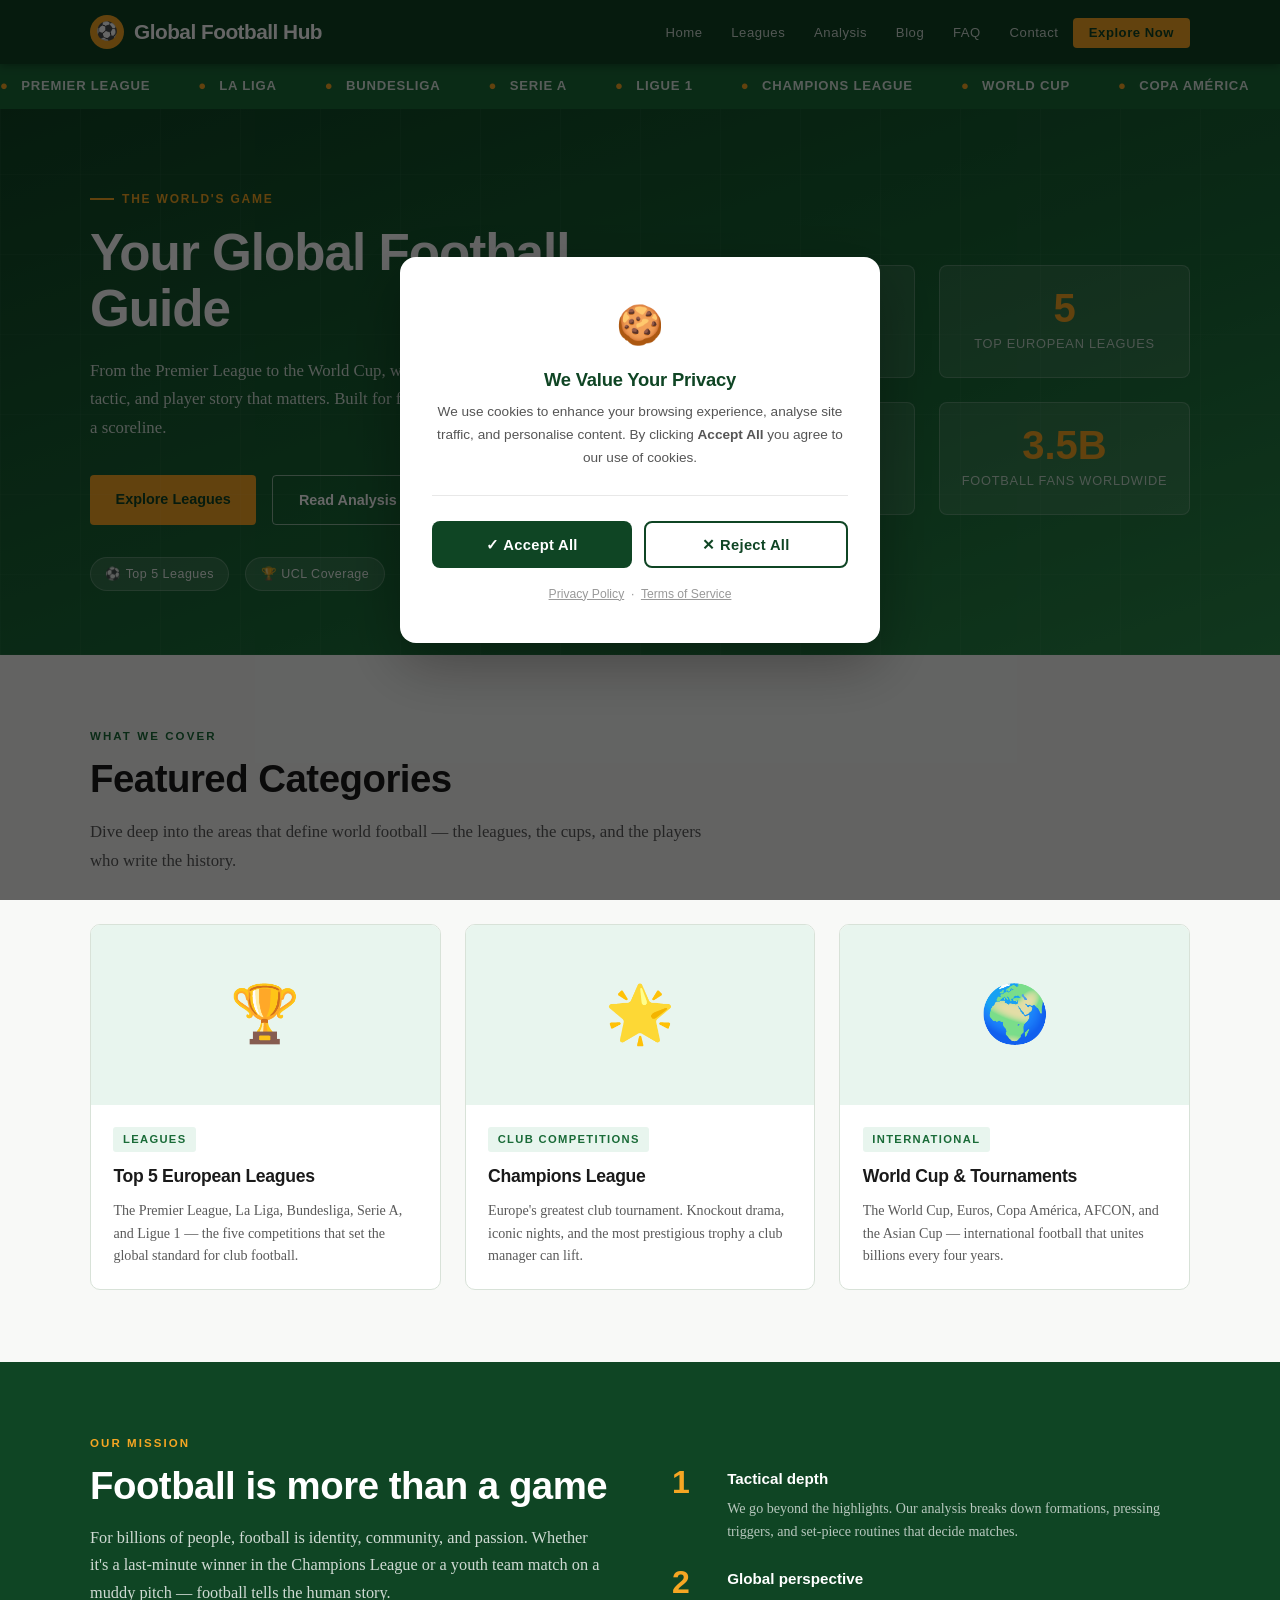
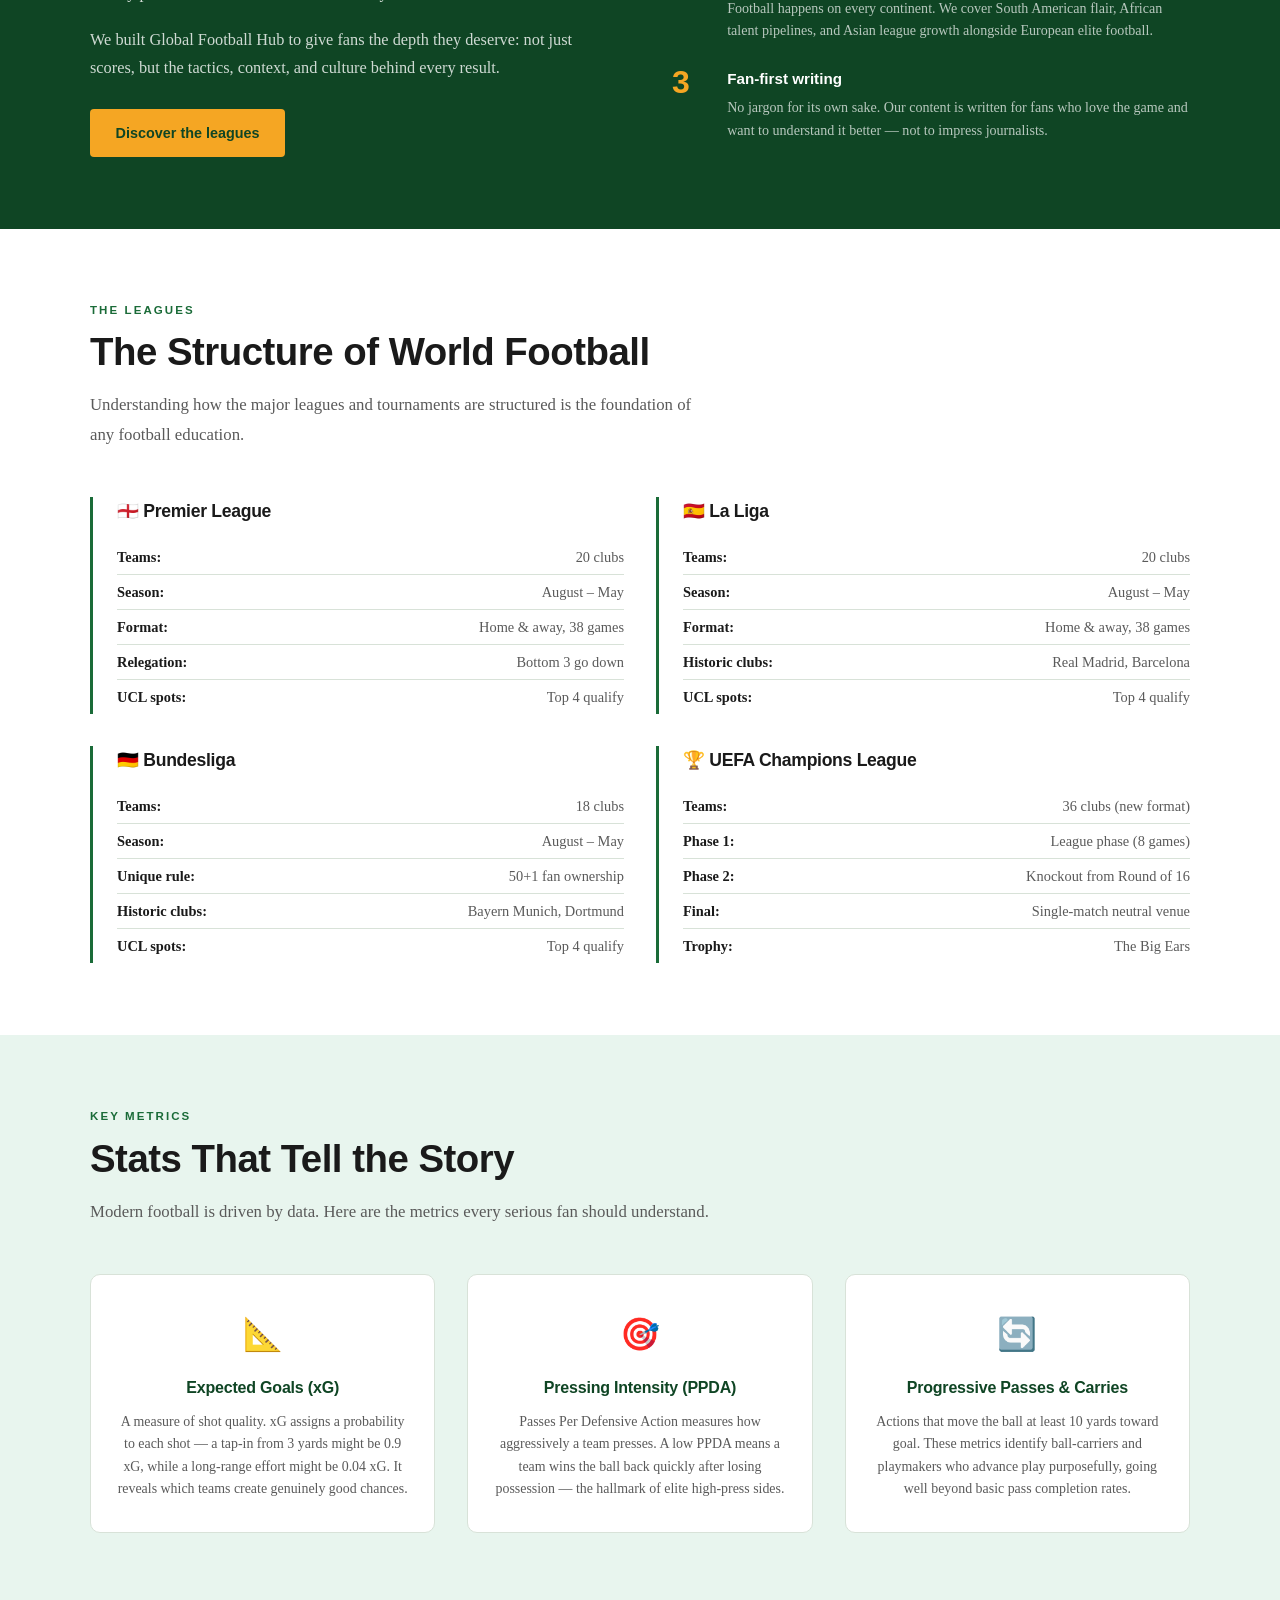
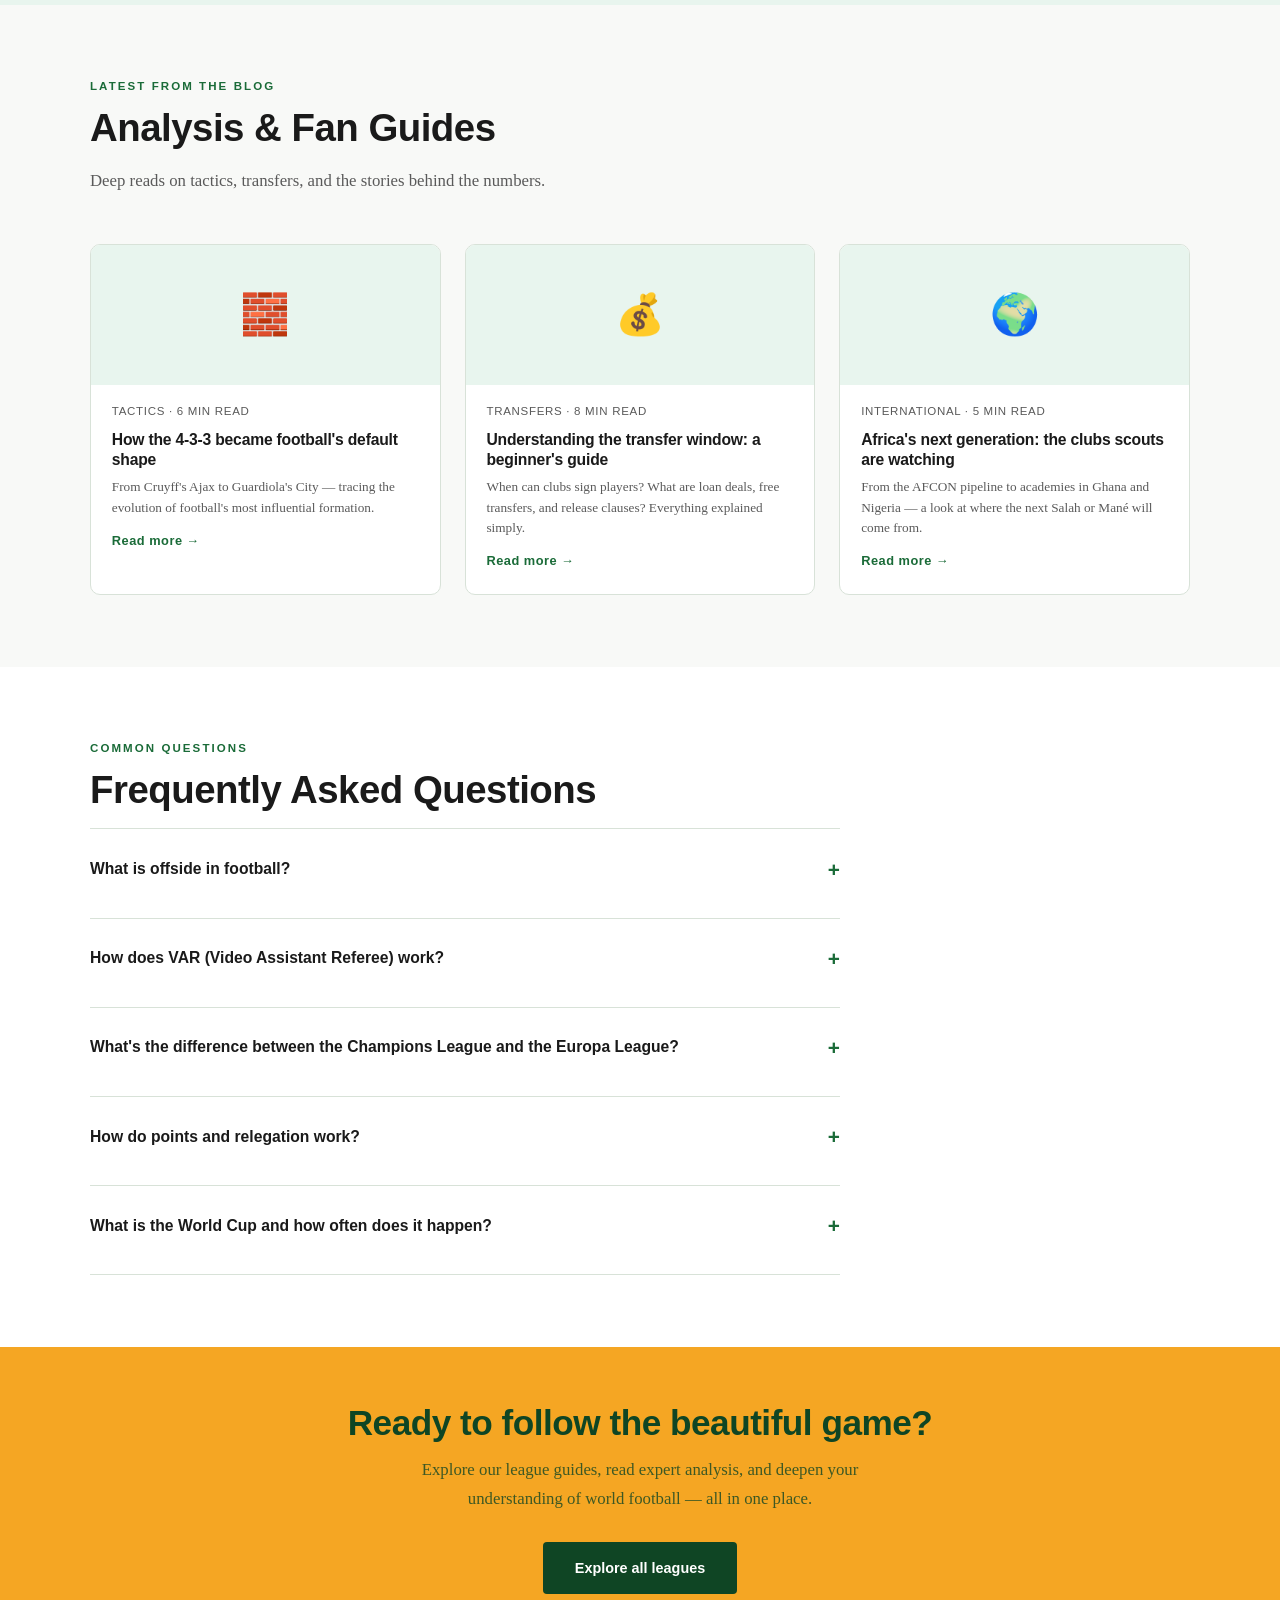
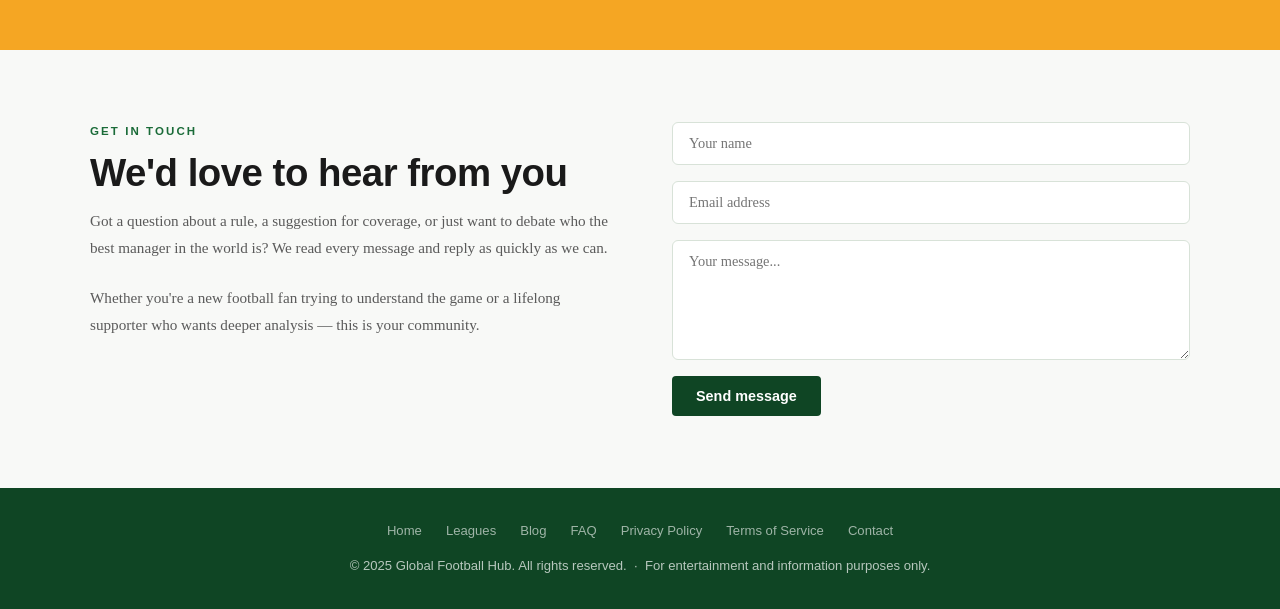
<file: index.html>
<!DOCTYPE html>
<html lang="en">
<head>
<meta charset="UTF-8" />
<meta name="viewport" content="width=device-width, initial-scale=1.0" />
<meta name="description" content="Your complete guide to global football — leagues, clubs, tactics, and match analysis for fans worldwide." />
<meta property="og:title" content="Global Football Hub — The Fan's Guide to World Soccer" />
<meta property="og:description" content="Your complete guide to global football." />
<meta property="og:type" content="website" />
<title>Global Football Hub — The World's Game, Explained</title>
<style>
  *, *::before, *::after { box-sizing: border-box; margin: 0; padding: 0; }

  :root {
    --green: #1a6b38;
    --green-dark: #0f4524;
    --green-light: #e8f5ee;
    --accent: #f5a623;
    --accent-dark: #c2841c;
    --white: #ffffff;
    --bg: #f8f9f7;
    --text: #1a1a1a;
    --text-muted: #5a5a5a;
    --border: #d8e2d8;
    --card-bg: #ffffff;
    --nav-h: 64px;
  }

  html { scroll-behavior: smooth; }

  body {
    font-family: 'Georgia', 'Times New Roman', serif;
    background: var(--bg);
    color: var(--text);
    line-height: 1.7;
    font-size: 16px;
  }

  /* NAV */
  nav {
    position: sticky; top: 0; z-index: 100;
    background: var(--green-dark);
    height: var(--nav-h);
    display: flex; align-items: center;
    padding: 0 2rem;
    box-shadow: 0 2px 8px rgba(0,0,0,0.3);
  }
  .nav-inner {
    max-width: 1100px; width: 100%; margin: 0 auto;
    display: flex; align-items: center; justify-content: space-between;
  }
  .logo {
    font-family: 'Arial Black', 'Impact', sans-serif;
    font-size: 1.3rem; font-weight: 900; letter-spacing: -0.5px;
    color: var(--white); text-decoration: none;
    display: flex; align-items: center; gap: 10px;
  }
  .logo-badge {
    background: var(--accent);
    color: var(--green-dark);
    width: 34px; height: 34px; border-radius: 50%;
    display: flex; align-items: center; justify-content: center;
    font-size: 1.1rem;
  }
  .nav-links {
    display: flex; gap: 0; list-style: none;
  }
  .nav-links a {
    color: rgba(255,255,255,0.8); text-decoration: none;
    font-family: Arial, sans-serif; font-size: 0.82rem; letter-spacing: 0.04em;
    padding: 0.5rem 0.9rem;
    transition: color 0.2s;
  }
  .nav-links a:hover { color: var(--accent); }
  .nav-cta {
    background: var(--accent); color: var(--green-dark) !important;
    font-weight: 700 !important; border-radius: 4px;
    padding: 0.45rem 1rem !important;
  }
  .nav-cta:hover { background: var(--accent-dark); color: var(--white) !important; }

  .hamburger { display: none; cursor: pointer; flex-direction: column; gap: 5px; }
  .hamburger span { width: 24px; height: 2px; background: white; border-radius: 2px; }

  /* HERO */
  .hero {
    background: linear-gradient(160deg, var(--green-dark) 0%, var(--green) 60%, #2a8a4a 100%);
    color: white;
    padding: 5rem 2rem 4rem;
    position: relative; overflow: hidden;
  }
  .hero::before {
    content: '';
    position: absolute; inset: 0;
    background-image: repeating-linear-gradient(
      90deg, rgba(255,255,255,0.03) 0px, rgba(255,255,255,0.03) 1px, transparent 1px, transparent 80px
    ), repeating-linear-gradient(
      0deg, rgba(255,255,255,0.03) 0px, rgba(255,255,255,0.03) 1px, transparent 1px, transparent 80px
    );
    pointer-events: none;
  }
  .hero-inner {
    max-width: 1100px; margin: 0 auto;
    display: grid; grid-template-columns: 1fr 1fr; gap: 3rem; align-items: center;
  }
  .hero-eyebrow {
    font-family: Arial, sans-serif; font-size: 0.75rem; font-weight: 700;
    letter-spacing: 0.15em; text-transform: uppercase;
    color: var(--accent); margin-bottom: 1rem;
    display: flex; align-items: center; gap: 8px;
  }
  .hero-eyebrow::before { content: ''; display: block; width: 24px; height: 2px; background: var(--accent); }
  h1 {
    font-family: 'Arial Black', Impact, sans-serif;
    font-size: clamp(2rem, 4vw, 3.2rem);
    font-weight: 900; line-height: 1.1;
    letter-spacing: -1px; margin-bottom: 1.2rem;
  }
  .hero p {
    font-size: 1.05rem; color: rgba(255,255,255,0.82);
    max-width: 480px; margin-bottom: 2rem;
  }
  .hero-btns { display: flex; gap: 1rem; flex-wrap: wrap; }
  .btn-primary {
    background: var(--accent); color: var(--green-dark);
    font-family: Arial, sans-serif; font-weight: 700; font-size: 0.9rem;
    padding: 0.75rem 1.6rem; border-radius: 4px; text-decoration: none;
    transition: background 0.2s, transform 0.1s;
    display: inline-block;
  }
  .btn-primary:hover { background: var(--accent-dark); color: white; transform: translateY(-1px); }
  .btn-secondary {
    border: 1.5px solid rgba(255,255,255,0.5); color: white;
    font-family: Arial, sans-serif; font-weight: 600; font-size: 0.9rem;
    padding: 0.75rem 1.6rem; border-radius: 4px; text-decoration: none;
    transition: border-color 0.2s, background 0.2s;
    display: inline-block;
  }
  .btn-secondary:hover { border-color: white; background: rgba(255,255,255,0.1); }
  .hero-badges {
    display: flex; gap: 1rem; flex-wrap: wrap; margin-top: 2rem;
  }
  .badge {
    background: rgba(255,255,255,0.12); color: rgba(255,255,255,0.9);
    font-family: Arial, sans-serif; font-size: 0.78rem; letter-spacing: 0.04em;
    padding: 0.35rem 0.9rem; border-radius: 20px;
    border: 1px solid rgba(255,255,255,0.2);
  }
  .hero-stats {
    display: grid; grid-template-columns: 1fr 1fr; gap: 1.5rem;
  }
  .stat-card {
    background: rgba(255,255,255,0.1);
    border: 1px solid rgba(255,255,255,0.2);
    border-radius: 8px; padding: 1.4rem 1.2rem; text-align: center;
  }
  .stat-number {
    font-family: 'Arial Black', sans-serif;
    font-size: 2.5rem; font-weight: 900; line-height: 1;
    color: var(--accent);
  }
  .stat-label {
    font-family: Arial, sans-serif; font-size: 0.8rem;
    color: rgba(255,255,255,0.7); margin-top: 0.3rem; text-transform: uppercase;
    letter-spacing: 0.06em;
  }

  /* LEAGUES TICKER */
  .ticker {
    background: var(--green); padding: 0.7rem 0; overflow: hidden;
  }
  .ticker-inner {
    display: flex; gap: 3rem;
    animation: ticker-scroll 20s linear infinite;
    white-space: nowrap;
  }
  @keyframes ticker-scroll {
    0% { transform: translateX(0); }
    100% { transform: translateX(-50%); }
  }
  .ticker-item {
    font-family: Arial, sans-serif; font-size: 0.82rem; font-weight: 600;
    color: rgba(255,255,255,0.85); letter-spacing: 0.06em; text-transform: uppercase;
    flex-shrink: 0;
  }
  .ticker-dot { color: var(--accent); margin-right: 0.5rem; }

  /* SECTIONS */
  section { padding: 4.5rem 2rem; }
  .section-inner { max-width: 1100px; margin: 0 auto; }
  .section-label {
    font-family: Arial, sans-serif; font-size: 0.72rem; font-weight: 700;
    letter-spacing: 0.18em; text-transform: uppercase;
    color: var(--green); margin-bottom: 0.6rem;
  }
  h2 {
    font-family: 'Arial Black', Impact, sans-serif;
    font-size: clamp(1.6rem, 3vw, 2.4rem);
    font-weight: 900; line-height: 1.15; letter-spacing: -0.5px;
    color: var(--text); margin-bottom: 1rem;
  }
  .section-intro {
    font-size: 1.05rem; color: var(--text-muted);
    max-width: 620px; margin-bottom: 3rem; line-height: 1.75;
  }

  /* FEATURED CATEGORIES */
  .categories-grid {
    display: grid; grid-template-columns: repeat(3, 1fr); gap: 1.5rem;
  }
  .cat-card {
    background: var(--card-bg); border: 1px solid var(--border);
    border-radius: 10px; overflow: hidden;
    transition: transform 0.2s, box-shadow 0.2s;
    cursor: default;
  }
  .cat-card:hover { transform: translateY(-3px); box-shadow: 0 8px 24px rgba(0,0,0,0.1); }
  .cat-img {
    width: 100%; height: 180px; object-fit: cover;
    background: var(--green-light);
    display: flex; align-items: center; justify-content: center;
  }
  .cat-img-placeholder {
    font-size: 3.5rem;
  }
  .cat-body { padding: 1.2rem 1.4rem 1.4rem; }
  .cat-tag {
    font-family: Arial, sans-serif; font-size: 0.7rem; font-weight: 700;
    letter-spacing: 0.12em; text-transform: uppercase;
    color: var(--green); background: var(--green-light);
    display: inline-block; padding: 0.2rem 0.6rem; border-radius: 3px;
    margin-bottom: 0.6rem;
  }
  .cat-card h3 {
    font-family: 'Arial Black', sans-serif; font-size: 1.1rem; font-weight: 900;
    color: var(--text); margin-bottom: 0.5rem; letter-spacing: -0.3px;
  }
  .cat-card p { font-size: 0.88rem; color: var(--text-muted); line-height: 1.6; }

  /* ABOUT / MANIFESTO */
  .about-section { background: var(--green-dark); color: white; }
  .about-grid { display: grid; grid-template-columns: 1fr 1fr; gap: 4rem; align-items: start; }
  .about-section h2 { color: white; }
  .about-section p { color: rgba(255,255,255,0.8); margin-bottom: 1.2rem; font-size: 1.02rem; }
  .pillars { margin-top: 2rem; display: flex; flex-direction: column; gap: 1.5rem; }
  .pillar { display: flex; gap: 1.2rem; align-items: flex-start; }
  .pillar-num {
    font-family: 'Arial Black', sans-serif; font-size: 2rem; font-weight: 900;
    color: var(--accent); line-height: 1; flex-shrink: 0; width: 36px;
  }
  .pillar-text h4 {
    font-family: Arial, sans-serif; font-weight: 700; font-size: 0.95rem;
    color: white; margin-bottom: 0.3rem;
  }
  .pillar-text p { color: rgba(255,255,255,0.7); font-size: 0.88rem; margin: 0; line-height: 1.6; }

  /* LEAGUES DEEP DIVE */
  .leagues-bg { background: white; }
  .leagues-grid { display: grid; grid-template-columns: repeat(2, 1fr); gap: 2rem; margin-top: 2rem; }
  .league-block {
    border-left: 3px solid var(--green);
    padding-left: 1.5rem;
  }
  .league-block h3 {
    font-family: 'Arial Black', sans-serif; font-size: 1.1rem; font-weight: 900;
    color: var(--text); margin-bottom: 0.8rem; letter-spacing: -0.3px;
  }
  .league-block ul { list-style: none; padding: 0; }
  .league-block li {
    font-size: 0.9rem; color: var(--text-muted); padding: 0.3rem 0;
    border-bottom: 1px solid var(--border);
    display: flex; justify-content: space-between;
  }
  .league-block li:last-child { border-bottom: none; }
  .league-block li strong { color: var(--text); }

  /* STATS SECTION */
  .stats-section { background: var(--green-light); }
  .metrics-grid { display: grid; grid-template-columns: repeat(3, 1fr); gap: 2rem; }
  .metric-card {
    background: white; border: 1px solid var(--border);
    border-radius: 10px; padding: 2rem 1.5rem; text-align: center;
  }
  .metric-icon { font-size: 2rem; margin-bottom: 0.8rem; }
  .metric-card h3 {
    font-family: 'Arial Black', sans-serif; font-size: 1rem; font-weight: 900;
    color: var(--green-dark); margin-bottom: 0.6rem; letter-spacing: -0.2px;
  }
  .metric-card p { font-size: 0.87rem; color: var(--text-muted); line-height: 1.6; }

  /* BLOG PREVIEW */
  .blog-grid { display: grid; grid-template-columns: repeat(3, 1fr); gap: 1.5rem; }
  .blog-card {
    background: var(--card-bg); border: 1px solid var(--border);
    border-radius: 10px; overflow: hidden;
    transition: transform 0.2s;
  }
  .blog-card:hover { transform: translateY(-2px); }
  .blog-img {
    width: 100%; height: 140px; object-fit: cover;
    background: var(--green-light);
    display: flex; align-items: center; justify-content: center;
    font-size: 2.5rem;
  }
  .blog-body { padding: 1.1rem 1.3rem 1.3rem; }
  .blog-meta {
    font-family: Arial, sans-serif; font-size: 0.72rem; color: var(--text-muted);
    letter-spacing: 0.06em; text-transform: uppercase; margin-bottom: 0.5rem;
  }
  .blog-card h3 {
    font-family: 'Arial Black', sans-serif; font-size: 0.98rem; font-weight: 900;
    color: var(--text); margin-bottom: 0.4rem; line-height: 1.3; letter-spacing: -0.2px;
  }
  .blog-card p { font-size: 0.83rem; color: var(--text-muted); line-height: 1.55; }
  .read-more {
    display: inline-block; margin-top: 0.7rem;
    font-family: Arial, sans-serif; font-size: 0.8rem; font-weight: 700;
    color: var(--green); text-decoration: none; letter-spacing: 0.04em;
  }
  .read-more:hover { color: var(--green-dark); }

  /* FAQ */
  .faq-section { background: white; }
  .faq-list { max-width: 750px; }
  .faq-item { border-bottom: 1px solid var(--border); padding: 1.4rem 0; }
  .faq-item:first-child { border-top: 1px solid var(--border); }
  .faq-q {
    font-family: Arial, sans-serif; font-weight: 700; font-size: 0.98rem;
    color: var(--text); margin-bottom: 0.5rem; cursor: pointer;
    display: flex; justify-content: space-between; align-items: center;
    user-select: none;
  }
  .faq-q span { font-size: 1.3rem; color: var(--green); flex-shrink: 0; margin-left: 1rem; }
  .faq-a { font-size: 0.9rem; color: var(--text-muted); line-height: 1.7; }

  /* CTA BANNER */
  .cta-banner {
    background: var(--accent);
    padding: 3.5rem 2rem; text-align: center;
  }
  .cta-banner h2 {
    color: var(--green-dark); margin-bottom: 0.8rem;
    font-size: clamp(1.6rem, 3vw, 2.2rem);
  }
  .cta-banner p { color: rgba(15,69,36,0.8); margin-bottom: 1.8rem; font-size: 1.05rem; max-width: 520px; margin-left: auto; margin-right: auto; }
  .btn-dark {
    background: var(--green-dark); color: white;
    font-family: Arial, sans-serif; font-weight: 700; font-size: 0.9rem;
    padding: 0.85rem 2rem; border-radius: 4px; text-decoration: none;
    display: inline-block; transition: background 0.2s;
  }
  .btn-dark:hover { background: #09301a; }

  /* CONTACT */
  .contact-section { background: var(--bg); }
  .contact-grid { display: grid; grid-template-columns: 1fr 1fr; gap: 4rem; align-items: start; }
  .contact-section h2 { margin-bottom: 0.8rem; }
  .contact-section > .section-inner > .contact-grid > div > p {
    color: var(--text-muted); font-size: 0.95rem; line-height: 1.75; margin-bottom: 1.5rem;
  }
  .contact-form { display: flex; flex-direction: column; gap: 1rem; }
  .contact-form input, .contact-form textarea {
    font-family: Georgia, serif; font-size: 0.9rem;
    border: 1px solid var(--border); border-radius: 6px;
    padding: 0.75rem 1rem; background: white; color: var(--text);
    transition: border-color 0.2s; resize: vertical;
  }
  .contact-form input:focus, .contact-form textarea:focus {
    outline: none; border-color: var(--green);
  }
  .contact-form textarea { min-height: 120px; }
  .form-submit {
    background: var(--green-dark); color: white;
    font-family: Arial, sans-serif; font-weight: 700; font-size: 0.9rem;
    padding: 0.75rem 1.5rem; border: none; border-radius: 4px;
    cursor: pointer; transition: background 0.2s; text-align: center;
    align-self: flex-start;
  }
  .form-submit:hover { background: #09301a; }

  /* FOOTER */
  footer {
    background: var(--green-dark); color: rgba(255,255,255,0.7);
    padding: 2rem;
    font-family: Arial, sans-serif; font-size: 0.82rem;
    text-align: center;
  }
  footer a { color: rgba(255,255,255,0.6); text-decoration: none; }
  footer a:hover { color: var(--accent); }
  .footer-links { display: flex; gap: 1.5rem; justify-content: center; margin-bottom: 0.8rem; flex-wrap: wrap; }

  /* MOBILE */
  @media (max-width: 768px) {
    .nav-links { display: none; }
    .hamburger { display: flex; }
    .hero-inner { grid-template-columns: 1fr; gap: 2rem; }
    .hero-stats { grid-template-columns: 1fr 1fr; }
    .categories-grid { grid-template-columns: 1fr; }
    .about-grid { grid-template-columns: 1fr; gap: 2rem; }
    .leagues-grid { grid-template-columns: 1fr; }
    .metrics-grid { grid-template-columns: 1fr; }
    .blog-grid { grid-template-columns: 1fr; }
    .contact-grid { grid-template-columns: 1fr; gap: 2rem; }
    section { padding: 3rem 1.2rem; }
    .hero { padding: 3rem 1.2rem 2.5rem; }
  }
</style>
</head>
<body>

<!-- NAV -->
<nav>
  <div class="nav-inner">
    <a class="logo" href="index.html">
      <span class="logo-badge">⚽</span>
      Global Football Hub
    </a>
    <ul class="nav-links">
      <li><a href="#home">Home</a></li>
      <li><a href="#leagues">Leagues</a></li>
      <li><a href="#analysis">Analysis</a></li>
      <li><a href="#blog">Blog</a></li>
      <li><a href="#faq">FAQ</a></li>
      <li><a href="contact.html">Contact</a></li>
      <li><a href="#leagues" class="nav-cta">Explore Now</a></li>
    </ul>
    <div class="hamburger" onclick="this.nextElementSibling && null" aria-label="Menu">
      <span></span><span></span><span></span>
    </div>
  </div>
</nav>

<!-- TICKER -->
<div class="ticker">
  <div class="ticker-inner">
    <span class="ticker-item"><span class="ticker-dot">●</span> Premier League</span>
    <span class="ticker-item"><span class="ticker-dot">●</span> La Liga</span>
    <span class="ticker-item"><span class="ticker-dot">●</span> Bundesliga</span>
    <span class="ticker-item"><span class="ticker-dot">●</span> Serie A</span>
    <span class="ticker-item"><span class="ticker-dot">●</span> Ligue 1</span>
    <span class="ticker-item"><span class="ticker-dot">●</span> Champions League</span>
    <span class="ticker-item"><span class="ticker-dot">●</span> World Cup</span>
    <span class="ticker-item"><span class="ticker-dot">●</span> Copa América</span>
    <span class="ticker-item"><span class="ticker-dot">●</span> AFCON</span>
    <span class="ticker-item"><span class="ticker-dot">●</span> Premier League</span>
    <span class="ticker-item"><span class="ticker-dot">●</span> La Liga</span>
    <span class="ticker-item"><span class="ticker-dot">●</span> Bundesliga</span>
    <span class="ticker-item"><span class="ticker-dot">●</span> Serie A</span>
    <span class="ticker-item"><span class="ticker-dot">●</span> Ligue 1</span>
    <span class="ticker-item"><span class="ticker-dot">●</span> Champions League</span>
    <span class="ticker-item"><span class="ticker-dot">●</span> World Cup</span>
    <span class="ticker-item"><span class="ticker-dot">●</span> Copa América</span>
    <span class="ticker-item"><span class="ticker-dot">●</span> AFCON</span>
  </div>
</div>

<!-- HERO -->
<section id="home" class="hero">
  <div class="hero-inner">
    <div>
      <div class="hero-eyebrow">The World's Game</div>
      <h1>Your Global Football Guide</h1>
      <p>From the Premier League to the World Cup, we cover every league, tactic, and player story that matters. Built for fans who want more than a scoreline.</p>
      <div class="hero-btns">
        <a href="#leagues" class="btn-primary">Explore Leagues</a>
        <a href="#analysis" class="btn-secondary">Read Analysis</a>
      </div>
      <div class="hero-badges">
        <span class="badge">⚽ Top 5 Leagues</span>
        <span class="badge">🏆 UCL Coverage</span>
        <span class="badge">🌍 Global Tournaments</span>
      </div>
    </div>
    <div class="hero-stats">
      <div class="stat-card">
        <div class="stat-number">211</div>
        <div class="stat-label">FIFA Member Nations</div>
      </div>
      <div class="stat-card">
        <div class="stat-number">5</div>
        <div class="stat-label">Top European Leagues</div>
      </div>
      <div class="stat-card">
        <div class="stat-number">32</div>
        <div class="stat-label">World Cup Teams</div>
      </div>
      <div class="stat-card">
        <div class="stat-number">3.5B</div>
        <div class="stat-label">Football Fans Worldwide</div>
      </div>
    </div>
  </div>
</section>

<!-- FEATURED CATEGORIES -->
<section>
  <div class="section-inner">
    <div class="section-label">What we cover</div>
    <h2>Featured Categories</h2>
    <p class="section-intro">Dive deep into the areas that define world football — the leagues, the cups, and the players who write the history.</p>
    <div class="categories-grid">
      <div class="cat-card">
        <div class="cat-img"><span class="cat-img-placeholder">🏆</span></div>
        <div class="cat-body">
          <span class="cat-tag">Leagues</span>
          <h3>Top 5 European Leagues</h3>
          <p>The Premier League, La Liga, Bundesliga, Serie A, and Ligue 1 — the five competitions that set the global standard for club football.</p>
        </div>
      </div>
      <div class="cat-card">
        <div class="cat-img"><span class="cat-img-placeholder">🌟</span></div>
        <div class="cat-body">
          <span class="cat-tag">Club Competitions</span>
          <h3>Champions League</h3>
          <p>Europe's greatest club tournament. Knockout drama, iconic nights, and the most prestigious trophy a club manager can lift.</p>
        </div>
      </div>
      <div class="cat-card">
        <div class="cat-img"><span class="cat-img-placeholder">🌍</span></div>
        <div class="cat-body">
          <span class="cat-tag">International</span>
          <h3>World Cup & Tournaments</h3>
          <p>The World Cup, Euros, Copa América, AFCON, and the Asian Cup — international football that unites billions every four years.</p>
        </div>
      </div>
    </div>
  </div>
</section>

<!-- ABOUT / MANIFESTO -->
<section id="analysis" class="about-section">
  <div class="section-inner">
    <div class="about-grid">
      <div>
        <div class="section-label" style="color: var(--accent);">Our mission</div>
        <h2>Football is more than a game</h2>
        <p>For billions of people, football is identity, community, and passion. Whether it's a last-minute winner in the Champions League or a youth team match on a muddy pitch — football tells the human story.</p>
        <p>We built Global Football Hub to give fans the depth they deserve: not just scores, but the tactics, context, and culture behind every result.</p>
        <a href="#leagues" class="btn-primary" style="margin-top: 0.5rem;">Discover the leagues</a>
      </div>
      <div class="pillars">
        <div class="pillar">
          <div class="pillar-num">1</div>
          <div class="pillar-text">
            <h4>Tactical depth</h4>
            <p>We go beyond the highlights. Our analysis breaks down formations, pressing triggers, and set-piece routines that decide matches.</p>
          </div>
        </div>
        <div class="pillar">
          <div class="pillar-num">2</div>
          <div class="pillar-text">
            <h4>Global perspective</h4>
            <p>Football happens on every continent. We cover South American flair, African talent pipelines, and Asian league growth alongside European elite football.</p>
          </div>
        </div>
        <div class="pillar">
          <div class="pillar-num">3</div>
          <div class="pillar-text">
            <h4>Fan-first writing</h4>
            <p>No jargon for its own sake. Our content is written for fans who love the game and want to understand it better — not to impress journalists.</p>
          </div>
        </div>
      </div>
    </div>
  </div>
</section>

<!-- LEAGUES -->
<section id="leagues" class="leagues-bg">
  <div class="section-inner">
    <div class="section-label">The Leagues</div>
    <h2>The Structure of World Football</h2>
    <p class="section-intro">Understanding how the major leagues and tournaments are structured is the foundation of any football education.</p>
    <div class="leagues-grid">
      <div class="league-block">
        <h3>🏴󠁧󠁢󠁥󠁮󠁧󠁿 Premier League</h3>
        <ul>
          <li><strong>Teams:</strong> <span>20 clubs</span></li>
          <li><strong>Season:</strong> <span>August – May</span></li>
          <li><strong>Format:</strong> <span>Home & away, 38 games</span></li>
          <li><strong>Relegation:</strong> <span>Bottom 3 go down</span></li>
          <li><strong>UCL spots:</strong> <span>Top 4 qualify</span></li>
        </ul>
      </div>
      <div class="league-block">
        <h3>🇪🇸 La Liga</h3>
        <ul>
          <li><strong>Teams:</strong> <span>20 clubs</span></li>
          <li><strong>Season:</strong> <span>August – May</span></li>
          <li><strong>Format:</strong> <span>Home & away, 38 games</span></li>
          <li><strong>Historic clubs:</strong> <span>Real Madrid, Barcelona</span></li>
          <li><strong>UCL spots:</strong> <span>Top 4 qualify</span></li>
        </ul>
      </div>
      <div class="league-block">
        <h3>🇩🇪 Bundesliga</h3>
        <ul>
          <li><strong>Teams:</strong> <span>18 clubs</span></li>
          <li><strong>Season:</strong> <span>August – May</span></li>
          <li><strong>Unique rule:</strong> <span>50+1 fan ownership</span></li>
          <li><strong>Historic clubs:</strong> <span>Bayern Munich, Dortmund</span></li>
          <li><strong>UCL spots:</strong> <span>Top 4 qualify</span></li>
        </ul>
      </div>
      <div class="league-block">
        <h3>🏆 UEFA Champions League</h3>
        <ul>
          <li><strong>Teams:</strong> <span>36 clubs (new format)</span></li>
          <li><strong>Phase 1:</strong> <span>League phase (8 games)</span></li>
          <li><strong>Phase 2:</strong> <span>Knockout from Round of 16</span></li>
          <li><strong>Final:</strong> <span>Single-match neutral venue</span></li>
          <li><strong>Trophy:</strong> <span>The Big Ears</span></li>
        </ul>
      </div>
    </div>
  </div>
</section>

<!-- KEY METRICS / STATS -->
<section class="stats-section">
  <div class="section-inner">
    <div class="section-label">Key metrics</div>
    <h2>Stats That Tell the Story</h2>
    <p class="section-intro">Modern football is driven by data. Here are the metrics every serious fan should understand.</p>
    <div class="metrics-grid">
      <div class="metric-card">
        <div class="metric-icon">📐</div>
        <h3>Expected Goals (xG)</h3>
        <p>A measure of shot quality. xG assigns a probability to each shot — a tap-in from 3 yards might be 0.9 xG, while a long-range effort might be 0.04 xG. It reveals which teams create genuinely good chances.</p>
      </div>
      <div class="metric-card">
        <div class="metric-icon">🎯</div>
        <h3>Pressing Intensity (PPDA)</h3>
        <p>Passes Per Defensive Action measures how aggressively a team presses. A low PPDA means a team wins the ball back quickly after losing possession — the hallmark of elite high-press sides.</p>
      </div>
      <div class="metric-card">
        <div class="metric-icon">🔄</div>
        <h3>Progressive Passes & Carries</h3>
        <p>Actions that move the ball at least 10 yards toward goal. These metrics identify ball-carriers and playmakers who advance play purposefully, going well beyond basic pass completion rates.</p>
      </div>
    </div>
  </div>
</section>

<!-- BLOG -->
<section id="blog">
  <div class="section-inner">
    <div class="section-label">Latest from the blog</div>
    <h2>Analysis & Fan Guides</h2>
    <p class="section-intro">Deep reads on tactics, transfers, and the stories behind the numbers.</p>
    <div class="blog-grid">
      <div class="blog-card">
        <div class="blog-img">🧱</div>
        <div class="blog-body">
          <div class="blog-meta">Tactics · 6 min read</div>
          <h3>How the 4-3-3 became football's default shape</h3>
          <p>From Cruyff's Ajax to Guardiola's City — tracing the evolution of football's most influential formation.</p>
          <a href="#blog" class="read-more">Read more →</a>
        </div>
      </div>
      <div class="blog-card">
        <div class="blog-img">💰</div>
        <div class="blog-body">
          <div class="blog-meta">Transfers · 8 min read</div>
          <h3>Understanding the transfer window: a beginner's guide</h3>
          <p>When can clubs sign players? What are loan deals, free transfers, and release clauses? Everything explained simply.</p>
          <a href="#blog" class="read-more">Read more →</a>
        </div>
      </div>
      <div class="blog-card">
        <div class="blog-img">🌍</div>
        <div class="blog-body">
          <div class="blog-meta">International · 5 min read</div>
          <h3>Africa's next generation: the clubs scouts are watching</h3>
          <p>From the AFCON pipeline to academies in Ghana and Nigeria — a look at where the next Salah or Mané will come from.</p>
          <a href="#blog" class="read-more">Read more →</a>
        </div>
      </div>
    </div>
  </div>
</section>

<!-- FAQ -->
<section id="faq" class="faq-section">
  <div class="section-inner">
    <div class="section-label">Common questions</div>
    <h2>Frequently Asked Questions</h2>
    <div class="faq-list">
      <div class="faq-item">
        <div class="faq-q" onclick="toggleFAQ(this)">What is offside in football? <span>+</span></div>
        <div class="faq-a">A player is in an offside position if they are nearer to the opponent's goal line than both the ball and the second-last defender when the ball is played to them. Being offside only results in a foul if the player is involved in active play. The rule is checked from the moment of the pass, not when the player receives the ball.</div>
      </div>
      <div class="faq-item">
        <div class="faq-q" onclick="toggleFAQ(this)">How does VAR (Video Assistant Referee) work? <span>+</span></div>
        <div class="faq-a">VAR reviews four types of decisions: goals, penalty decisions, direct red cards, and mistaken identity. The on-field referee can check a monitor at the side of the pitch (an 'on-field review') or accept the VAR team's recommendation. VAR only intervenes for 'clear and obvious errors' — it is not meant to override close calls.</div>
      </div>
      <div class="faq-item">
        <div class="faq-q" onclick="toggleFAQ(this)">What's the difference between the Champions League and the Europa League? <span>+</span></div>
        <div class="faq-a">The UEFA Champions League is for the top clubs from each European league and is the most prestigious club competition in the world. The Europa League is a second-tier competition with a larger field of clubs from each country. There is also a third tier, the UEFA Conference League, introduced in 2021.</div>
      </div>
      <div class="faq-item">
        <div class="faq-q" onclick="toggleFAQ(this)">How do points and relegation work? <span>+</span></div>
        <div class="faq-a">In most leagues, teams earn 3 points for a win, 1 for a draw, and 0 for a loss. At the end of the season the top teams qualify for European competition, while the bottom 2-3 teams are relegated to the division below and replaced by the top finishers from the lower league.</div>
      </div>
      <div class="faq-item">
        <div class="faq-q" onclick="toggleFAQ(this)">What is the World Cup and how often does it happen? <span>+</span></div>
        <div class="faq-a">The FIFA World Cup is the international football tournament held every four years where national teams from around the world compete. 211 nations enter qualifying, and 32 teams (expanding to 48 from 2026) reach the final tournament. It is the most watched single sporting event on earth.</div>
      </div>
    </div>
  </div>
</section>

<!-- CTA BANNER -->
<div class="cta-banner">
  <div class="section-inner" style="text-align: center;">
    <h2>Ready to follow the beautiful game?</h2>
    <p>Explore our league guides, read expert analysis, and deepen your understanding of world football — all in one place.</p>
    <a href="#leagues" class="btn-dark">Explore all leagues</a>
  </div>
</div>

<!-- CONTACT -->
<section id="contact" class="contact-section">
  <div class="section-inner">
    <div class="contact-grid">
      <div>
        <div class="section-label">Get in touch</div>
        <h2>We'd love to hear from you</h2>
        <p>Got a question about a rule, a suggestion for coverage, or just want to debate who the best manager in the world is? We read every message and reply as quickly as we can.</p>
        <p>Whether you're a new football fan trying to understand the game or a lifelong supporter who wants deeper analysis — this is your community.</p>
      </div>
      <div>
        <div class="contact-form">
          <input type="text" placeholder="Your name" />
          <input type="email" placeholder="Email address" />
          <textarea placeholder="Your message..."></textarea>
          <button class="form-submit">Send message</button>
        </div>
      </div>
    </div>
  </div>
</section>

<!-- FOOTER -->
<footer>
  <div class="footer-links">
    <a href="index.html">Home</a>
    <a href="index.html#leagues">Leagues</a>
    <a href="index.html#blog">Blog</a>
    <a href="index.html#faq">FAQ</a>
    <a href="privacy.html">Privacy Policy</a>
    <a href="terms.html">Terms of Service</a>
    <a href="contact.html">Contact</a>
  </div>
  <p>© 2025 Global Football Hub. All rights reserved. &nbsp;·&nbsp; For entertainment and information purposes only.</p>
</footer>

<script>
function toggleFAQ(el) {
  var answer = el.nextElementSibling;
  var icon = el.querySelector('span');
  var isOpen = answer.style.display === 'block';
  answer.style.display = isOpen ? 'none' : 'block';
  icon.textContent = isOpen ? '+' : '−';
}
document.querySelectorAll('.faq-a').forEach(function(a) { a.style.display = 'none'; });
</script>
<script src="assets/popup.js"></script>
</body>
</html>
</file>
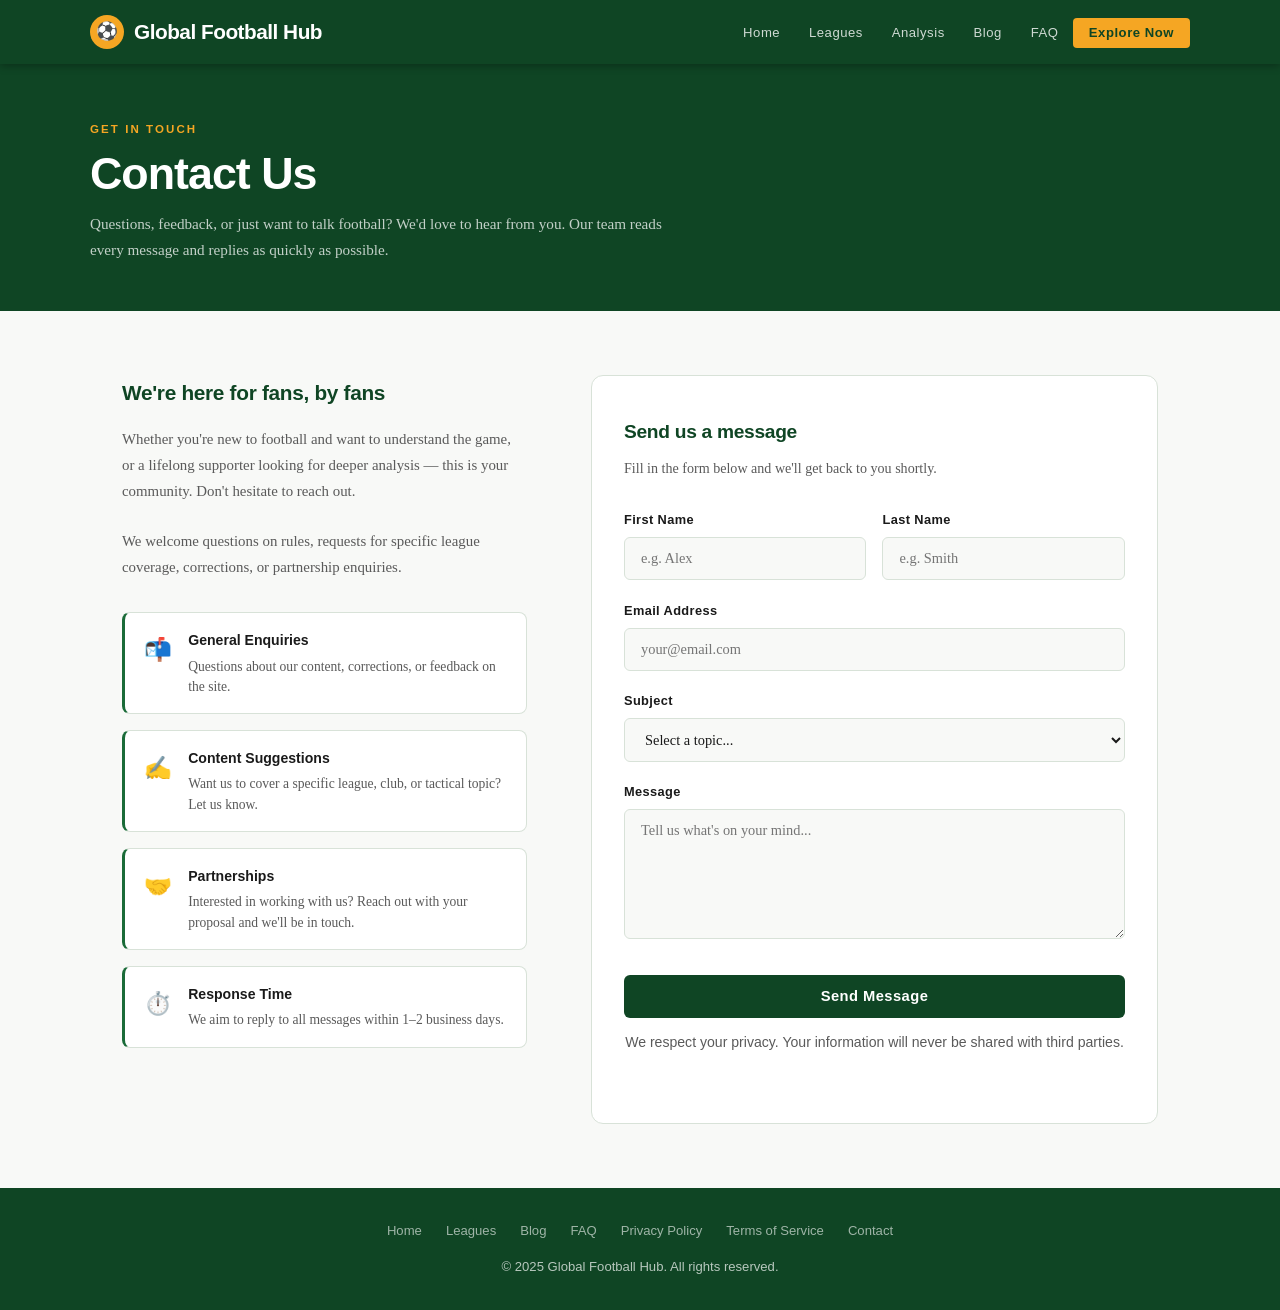
<file: contact.html>
<!DOCTYPE html>
<html lang="en">
<head>
<meta charset="UTF-8" />
<meta name="viewport" content="width=device-width, initial-scale=1.0" />
<meta name="description" content="Contact Global Football Hub — get in touch with our team." />
<title>Contact Us — Global Football Hub</title>
<style>
  *, *::before, *::after { box-sizing: border-box; margin: 0; padding: 0; }
  :root {
    --green: #1a6b38; --green-dark: #0f4524; --green-light: #e8f5ee;
    --accent: #f5a623; --white: #ffffff; --bg: #f8f9f7;
    --text: #1a1a1a; --text-muted: #5a5a5a; --border: #d8e2d8; --nav-h: 64px;
  }
  html { scroll-behavior: smooth; }
  body { font-family: 'Georgia', 'Times New Roman', serif; background: var(--bg); color: var(--text); line-height: 1.7; font-size: 16px; }
  nav { position: sticky; top: 0; z-index: 100; background: var(--green-dark); height: var(--nav-h); display: flex; align-items: center; padding: 0 2rem; box-shadow: 0 2px 8px rgba(0,0,0,0.3); }
  .nav-inner { max-width: 1100px; width: 100%; margin: 0 auto; display: flex; align-items: center; justify-content: space-between; }
  .logo { font-family: 'Arial Black', 'Impact', sans-serif; font-size: 1.3rem; font-weight: 900; letter-spacing: -0.5px; color: var(--white); text-decoration: none; display: flex; align-items: center; gap: 10px; }
  .logo-badge { background: var(--accent); color: var(--green-dark); width: 34px; height: 34px; border-radius: 50%; display: flex; align-items: center; justify-content: center; font-size: 1.1rem; }
  .nav-links { display: flex; gap: 0; list-style: none; }
  .nav-links a { color: rgba(255,255,255,0.8); text-decoration: none; font-family: Arial, sans-serif; font-size: 0.82rem; letter-spacing: 0.04em; padding: 0.5rem 0.9rem; transition: color 0.2s; }
  .nav-links a:hover { color: var(--accent); }
  .nav-cta { background: var(--accent); color: var(--green-dark) !important; font-weight: 700 !important; border-radius: 4px; padding: 0.45rem 1rem !important; }
  .page-hero { background: var(--green-dark); color: white; padding: 3.5rem 2rem 3rem; }
  .page-hero-inner { max-width: 1100px; margin: 0 auto; }
  .page-eyebrow { font-family: Arial, sans-serif; font-size: 0.72rem; font-weight: 700; letter-spacing: 0.18em; text-transform: uppercase; color: var(--accent); margin-bottom: 0.6rem; }
  .page-hero h1 { font-family: 'Arial Black', Impact, sans-serif; font-size: clamp(1.8rem, 3.5vw, 2.8rem); font-weight: 900; line-height: 1.1; letter-spacing: -1px; margin-bottom: 0.8rem; }
  .page-hero p { color: rgba(255,255,255,0.75); font-size: 0.95rem; max-width: 580px; }
  .contact-wrap { max-width: 1100px; margin: 0 auto; padding: 4rem 2rem; display: grid; grid-template-columns: 1fr 1.4fr; gap: 4rem; align-items: start; }
  .contact-info h2 { font-family: 'Arial Black', sans-serif; font-size: 1.3rem; font-weight: 900; color: var(--green-dark); margin-bottom: 1rem; letter-spacing: -0.3px; }
  .contact-info p { font-size: 0.93rem; color: var(--text-muted); margin-bottom: 1.5rem; line-height: 1.75; }
  .info-cards { display: flex; flex-direction: column; gap: 1rem; margin-top: 2rem; }
  .info-card { background: white; border: 1px solid var(--border); border-left: 3px solid var(--green); border-radius: 8px; padding: 1rem 1.2rem; display: flex; align-items: flex-start; gap: 1rem; }
  .info-icon { font-size: 1.4rem; flex-shrink: 0; margin-top: 2px; }
  .info-card h4 { font-family: Arial, sans-serif; font-weight: 700; font-size: 0.88rem; color: var(--text); margin-bottom: 0.2rem; }
  .info-card p { font-size: 0.85rem; color: var(--text-muted); margin: 0; line-height: 1.5; }
  .form-card { background: white; border: 1px solid var(--border); border-radius: 12px; padding: 2.5rem 2rem; }
  .form-card h2 { font-family: 'Arial Black', sans-serif; font-size: 1.2rem; font-weight: 900; color: var(--green-dark); margin-bottom: 0.5rem; letter-spacing: -0.3px; }
  .form-card > p { font-size: 0.88rem; color: var(--text-muted); margin-bottom: 1.8rem; }
  .form-group { margin-bottom: 1.2rem; }
  .form-group label { display: block; font-family: Arial, sans-serif; font-size: 0.8rem; font-weight: 700; color: var(--text); margin-bottom: 0.4rem; letter-spacing: 0.03em; }
  .form-group input, .form-group textarea, .form-group select {
    width: 100%; font-family: Georgia, serif; font-size: 0.9rem;
    border: 1px solid var(--border); border-radius: 6px;
    padding: 0.75rem 1rem; background: var(--bg); color: var(--text);
    transition: border-color 0.2s; resize: vertical;
  }
  .form-group input:focus, .form-group textarea:focus, .form-group select:focus { outline: none; border-color: var(--green); background: white; }
  .form-group textarea { min-height: 130px; }
  .form-row { display: grid; grid-template-columns: 1fr 1fr; gap: 1rem; }
  .form-submit { width: 100%; background: var(--green-dark); color: white; font-family: Arial, sans-serif; font-weight: 700; font-size: 0.92rem; padding: 0.85rem 1.5rem; border: none; border-radius: 6px; cursor: pointer; transition: background 0.2s; margin-top: 0.5rem; letter-spacing: 0.03em; }
  .form-submit:hover { background: #09301a; }
  .form-note { font-family: Arial, sans-serif; font-size: 0.78rem; color: var(--text-muted); margin-top: 0.8rem; text-align: center; }
  .success-msg { display: none; background: var(--green-light); border: 1px solid var(--green); border-radius: 8px; padding: 1.2rem 1.5rem; text-align: center; font-family: Arial, sans-serif; font-size: 0.9rem; color: var(--green-dark); font-weight: 600; margin-top: 1rem; }
  footer { background: var(--green-dark); color: rgba(255,255,255,0.7); padding: 2rem; font-family: Arial, sans-serif; font-size: 0.82rem; text-align: center; }
  footer a { color: rgba(255,255,255,0.6); text-decoration: none; }
  footer a:hover { color: var(--accent); }
  .footer-links { display: flex; gap: 1.5rem; justify-content: center; margin-bottom: 0.8rem; flex-wrap: wrap; }
  @media (max-width: 768px) {
    .nav-links { display: none; }
    .contact-wrap { grid-template-columns: 1fr; gap: 2rem; padding: 2rem 1.2rem; }
    .form-row { grid-template-columns: 1fr; }
  }
</style>
</head>
<body>
<nav>
  <div class="nav-inner">
    <a class="logo" href="index.html">
      <span class="logo-badge">⚽</span>
      Global Football Hub
    </a>
    <ul class="nav-links">
      <li><a href="index.html">Home</a></li>
      <li><a href="index.html#leagues">Leagues</a></li>
      <li><a href="index.html#analysis">Analysis</a></li>
      <li><a href="index.html#blog">Blog</a></li>
      <li><a href="faq.html">FAQ</a></li>
      <li><a href="index.html#leagues" class="nav-cta">Explore Now</a></li>
    </ul>
  </div>
</nav>

<div class="page-hero">
  <div class="page-hero-inner">
    <div class="page-eyebrow">Get in touch</div>
    <h1>Contact Us</h1>
    <p>Questions, feedback, or just want to talk football? We'd love to hear from you. Our team reads every message and replies as quickly as possible.</p>
  </div>
</div>

<div class="contact-wrap">
  <div class="contact-info">
    <h2>We're here for fans, by fans</h2>
    <p>Whether you're new to football and want to understand the game, or a lifelong supporter looking for deeper analysis — this is your community. Don't hesitate to reach out.</p>
    <p>We welcome questions on rules, requests for specific league coverage, corrections, or partnership enquiries.</p>
    <div class="info-cards">
      <div class="info-card">
        <div class="info-icon">📬</div>
        <div>
          <h4>General Enquiries</h4>
          <p>Questions about our content, corrections, or feedback on the site.</p>
        </div>
      </div>
      <div class="info-card">
        <div class="info-icon">✍️</div>
        <div>
          <h4>Content Suggestions</h4>
          <p>Want us to cover a specific league, club, or tactical topic? Let us know.</p>
        </div>
      </div>
      <div class="info-card">
        <div class="info-icon">🤝</div>
        <div>
          <h4>Partnerships</h4>
          <p>Interested in working with us? Reach out with your proposal and we'll be in touch.</p>
        </div>
      </div>
      <div class="info-card">
        <div class="info-icon">⏱️</div>
        <div>
          <h4>Response Time</h4>
          <p>We aim to reply to all messages within 1–2 business days.</p>
        </div>
      </div>
    </div>
  </div>

  <div class="form-card">
    <h2>Send us a message</h2>
    <p>Fill in the form below and we'll get back to you shortly.</p>
    <div class="form-row">
      <div class="form-group">
        <label for="fname">First Name</label>
        <input type="text" id="fname" placeholder="e.g. Alex" />
      </div>
      <div class="form-group">
        <label for="lname">Last Name</label>
        <input type="text" id="lname" placeholder="e.g. Smith" />
      </div>
    </div>
    <div class="form-group">
      <label for="email">Email Address</label>
      <input type="email" id="email" placeholder="your@email.com" />
    </div>
    <div class="form-group">
      <label for="subject">Subject</label>
      <select id="subject">
        <option value="">Select a topic...</option>
        <option>General question</option>
        <option>Content suggestion</option>
        <option>Partnership enquiry</option>
        <option>Correction or feedback</option>
        <option>Other</option>
      </select>
    </div>
    <div class="form-group">
      <label for="message">Message</label>
      <textarea id="message" placeholder="Tell us what's on your mind..."></textarea>
    </div>
    <button class="form-submit" onclick="handleSubmit()">Send Message</button>
    <p class="form-note">We respect your privacy. Your information will never be shared with third parties.</p>
    <div class="success-msg" id="successMsg">
      ✅ Thanks for reaching out! We'll get back to you within 1–2 business days.
    </div>
  </div>
</div>

<footer>
  <div class="footer-links">
    <a href="index.html">Home</a>
    <a href="index.html#leagues">Leagues</a>
    <a href="index.html#blog">Blog</a>
    <a href="faq.html">FAQ</a>
    <a href="privacy.html">Privacy Policy</a>
    <a href="terms.html">Terms of Service</a>
    <a href="contact.html">Contact</a>
  </div>
  <p>© 2025 Global Football Hub. All rights reserved.</p>
</footer>

<script>
function handleSubmit() {
  var name = document.getElementById('fname').value;
  var email = document.getElementById('email').value;
  var msg = document.getElementById('message').value;
  if (!name || !email || !msg) {
    alert('Please fill in your name, email, and message before sending.');
    return;
  }
  document.getElementById('successMsg').style.display = 'block';
  document.querySelector('.form-submit').disabled = true;
  document.querySelector('.form-submit').textContent = 'Sent!';
  document.querySelector('.form-submit').style.background = '#1a6b38';
}
</script>
</body>
</html>
</file>
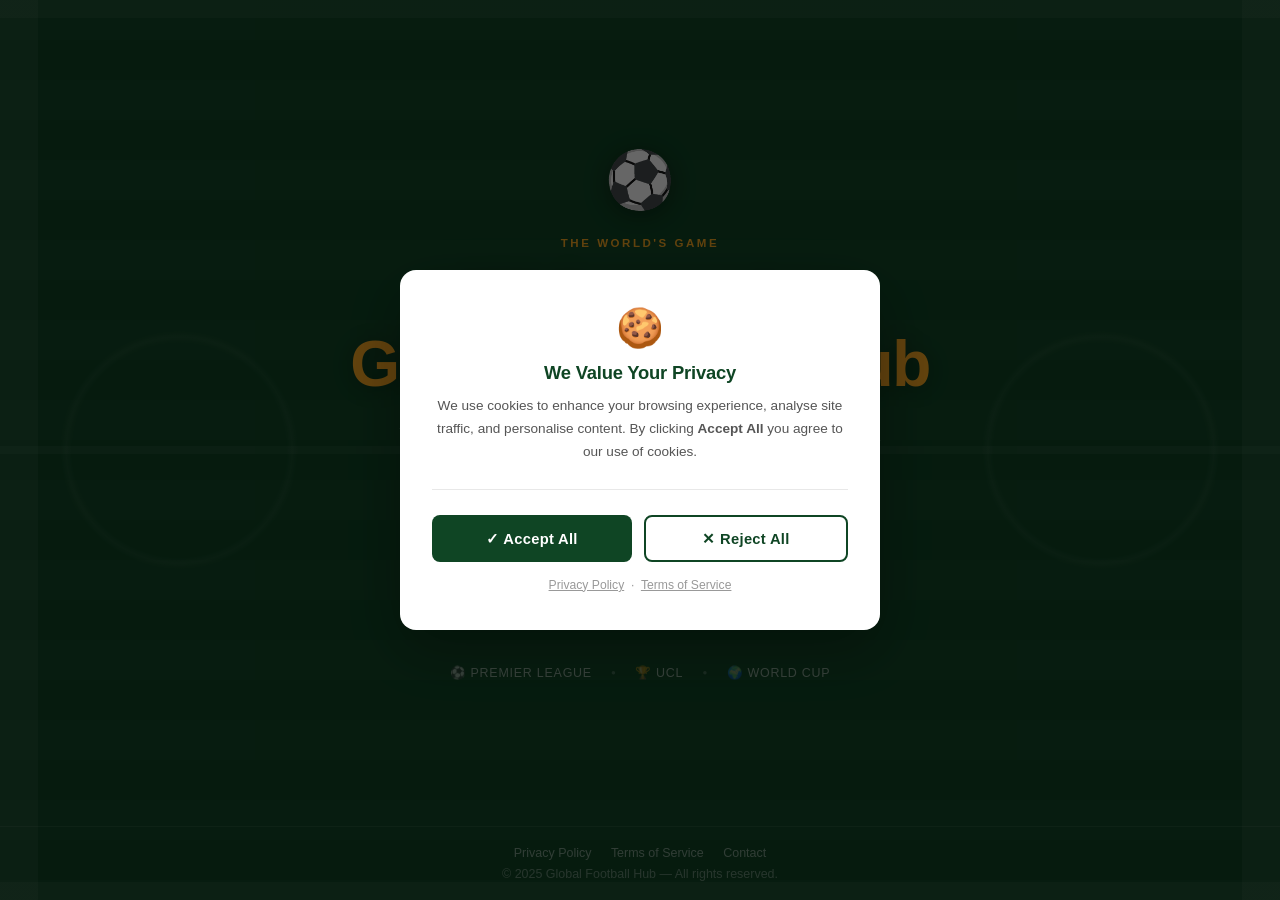
<file: lander.html>
<!DOCTYPE html>
<html lang="en">
<head>
<meta charset="UTF-8" />
<meta name="viewport" content="width=device-width, initial-scale=1.0" />
<meta name="description" content="Global Football Hub — your trusted guide for world football, leagues, tactics, and match analysis." />
<title>Welcome — Global Football Hub</title>
<style>
  *, *::before, *::after { box-sizing: border-box; margin: 0; padding: 0; }

  html, body {
    height: 100%;
    font-family: 'Georgia', 'Times New Roman', serif;
  }

  body {
    min-height: 100vh;
    display: flex;
    flex-direction: column;
    background: #0f4524;
    color: #fff;
    position: relative;
    overflow-x: hidden;
  }

  /* Pitch lines background pattern */
  body::before {
    content: '';
    position: fixed;
    inset: 0;
    background-image:
      /* Center circle */
      radial-gradient(circle at 50% 50%, transparent 14%, rgba(255,255,255,0.04) 14.5%, transparent 15%),
      /* Center spot */
      radial-gradient(circle at 50% 50%, rgba(255,255,255,0.07) 0.4%, transparent 0.5%),
      /* Halfway line */
      linear-gradient(to bottom, transparent 49.6%, rgba(255,255,255,0.05) 49.6%, rgba(255,255,255,0.05) 50.4%, transparent 50.4%),
      /* Left penalty arc */
      radial-gradient(circle at 14% 50%, transparent 9%, rgba(255,255,255,0.04) 9.5%, transparent 10%),
      /* Right penalty arc */
      radial-gradient(circle at 86% 50%, transparent 9%, rgba(255,255,255,0.04) 9.5%, transparent 10%),
      /* Outer border */
      linear-gradient(to right, rgba(255,255,255,0.05) 0%, rgba(255,255,255,0.05) 3%, transparent 3%),
      linear-gradient(to right, transparent 97%, rgba(255,255,255,0.05) 97%, rgba(255,255,255,0.05) 100%),
      linear-gradient(to bottom, rgba(255,255,255,0.05) 0%, rgba(255,255,255,0.05) 2%, transparent 2%),
      linear-gradient(to bottom, transparent 98%, rgba(255,255,255,0.05) 98%);
    pointer-events: none;
    z-index: 0;
  }

  /* Subtle grass stripe overlay */
  body::after {
    content: '';
    position: fixed;
    inset: 0;
    background: repeating-linear-gradient(
      180deg,
      rgba(255,255,255,0.015) 0px,
      rgba(255,255,255,0.015) 40px,
      transparent 40px,
      transparent 80px
    );
    pointer-events: none;
    z-index: 0;
  }

  /* MAIN CONTENT */
  main {
    flex: 1;
    display: flex;
    flex-direction: column;
    align-items: center;
    justify-content: center;
    text-align: center;
    padding: 2rem;
    position: relative;
    z-index: 1;
  }

  /* Ball icon */
  .ball {
    font-size: 3.5rem;
    margin-bottom: 1.5rem;
    display: block;
    filter: drop-shadow(0 4px 12px rgba(0,0,0,0.4));
    animation: float 3s ease-in-out infinite;
  }
  @keyframes float {
    0%, 100% { transform: translateY(0); }
    50%       { transform: translateY(-8px); }
  }

  /* Brand */
  .brand-eyebrow {
    font-family: Arial, sans-serif;
    font-size: 0.72rem;
    font-weight: 700;
    letter-spacing: 0.22em;
    text-transform: uppercase;
    color: #f5a623;
    margin-bottom: 0.8rem;
  }

  h1 {
    font-family: 'Arial Black', Impact, sans-serif;
    font-size: clamp(2.2rem, 6vw, 4rem);
    font-weight: 900;
    line-height: 1.08;
    letter-spacing: -1.5px;
    color: #ffffff;
    margin-bottom: 1.2rem;
    text-shadow: 0 2px 20px rgba(0,0,0,0.3);
  }

  h1 span {
    color: #f5a623;
  }

  .tagline {
    font-size: clamp(0.95rem, 2vw, 1.15rem);
    color: rgba(255,255,255,0.75);
    max-width: 500px;
    line-height: 1.75;
    margin-bottom: 2.8rem;
  }

  /* CTA Button */
  .cta-btn {
    display: inline-flex;
    align-items: center;
    gap: 0.6rem;
    background: #f5a623;
    color: #0f4524;
    font-family: Arial, sans-serif;
    font-weight: 700;
    font-size: 1rem;
    letter-spacing: 0.04em;
    padding: 1rem 2.4rem;
    border-radius: 6px;
    text-decoration: none;
    transition: background 0.2s, transform 0.15s, box-shadow 0.2s;
    box-shadow: 0 4px 20px rgba(245,166,35,0.35);
    margin-bottom: 1.8rem;
  }
  .cta-btn:hover {
    background: #e09518;
    transform: translateY(-2px);
    box-shadow: 0 8px 28px rgba(245,166,35,0.45);
  }
  .cta-btn:active { transform: translateY(0); }
  .cta-arrow { font-size: 1.1rem; transition: transform 0.2s; }
  .cta-btn:hover .cta-arrow { transform: translateX(4px); }

  /* Trust line */
  .trust {
    font-family: Arial, sans-serif;
    font-size: 0.82rem;
    color: rgba(255,255,255,0.5);
    letter-spacing: 0.04em;
  }

  /* Divider dots */
  .dots {
    display: flex;
    align-items: center;
    gap: 1.2rem;
    margin: 2.5rem 0 0;
    justify-content: center;
  }
  .dot-item {
    display: flex;
    align-items: center;
    gap: 0.5rem;
    font-family: Arial, sans-serif;
    font-size: 0.78rem;
    color: rgba(255,255,255,0.5);
    letter-spacing: 0.06em;
    text-transform: uppercase;
  }
  .dot-sep { color: rgba(255,255,255,0.2); font-size: 0.5rem; }

  /* FOOTER */
  footer {
    position: relative;
    z-index: 1;
    text-align: center;
    padding: 1.2rem 2rem;
    font-family: Arial, sans-serif;
    font-size: 0.78rem;
    color: rgba(255,255,255,0.35);
    border-top: 1px solid rgba(255,255,255,0.08);
  }
  footer a { color: rgba(255,255,255,0.45); text-decoration: none; margin: 0 0.5rem; }
  footer a:hover { color: #f5a623; }
  .footer-links { margin-bottom: 0.4rem; }
</style>
</head>
<body>

<main>
  <span class="ball">⚽</span>
  <p class="brand-eyebrow">The World's Game</p>
  <h1>Welcome to<br><span>Global Football Hub</span></h1>
  <p class="tagline">Your trusted guide to world football — leagues, tactics, stats, and match analysis for fans everywhere.</p>
  <a href="index.html" class="cta-btn">
    Enter the Guide <span class="cta-arrow">→</span>
  </a>
  <p class="trust">Trusted by football fans worldwide 🌍</p>
  <div class="dots">
    <span class="dot-item">⚽ Premier League</span>
    <span class="dot-sep">●</span>
    <span class="dot-item">🏆 UCL</span>
    <span class="dot-sep">●</span>
    <span class="dot-item">🌍 World Cup</span>
  </div>
</main>

<footer>
  <div class="footer-links">
    <a href="privacy.html">Privacy Policy</a>
    <a href="terms.html">Terms of Service</a>
    <a href="contact.html">Contact</a>
  </div>
  © 2025 Global Football Hub — All rights reserved.
</footer>
<script src="assets/popup.js"></script>
</body>
</html>
</file>
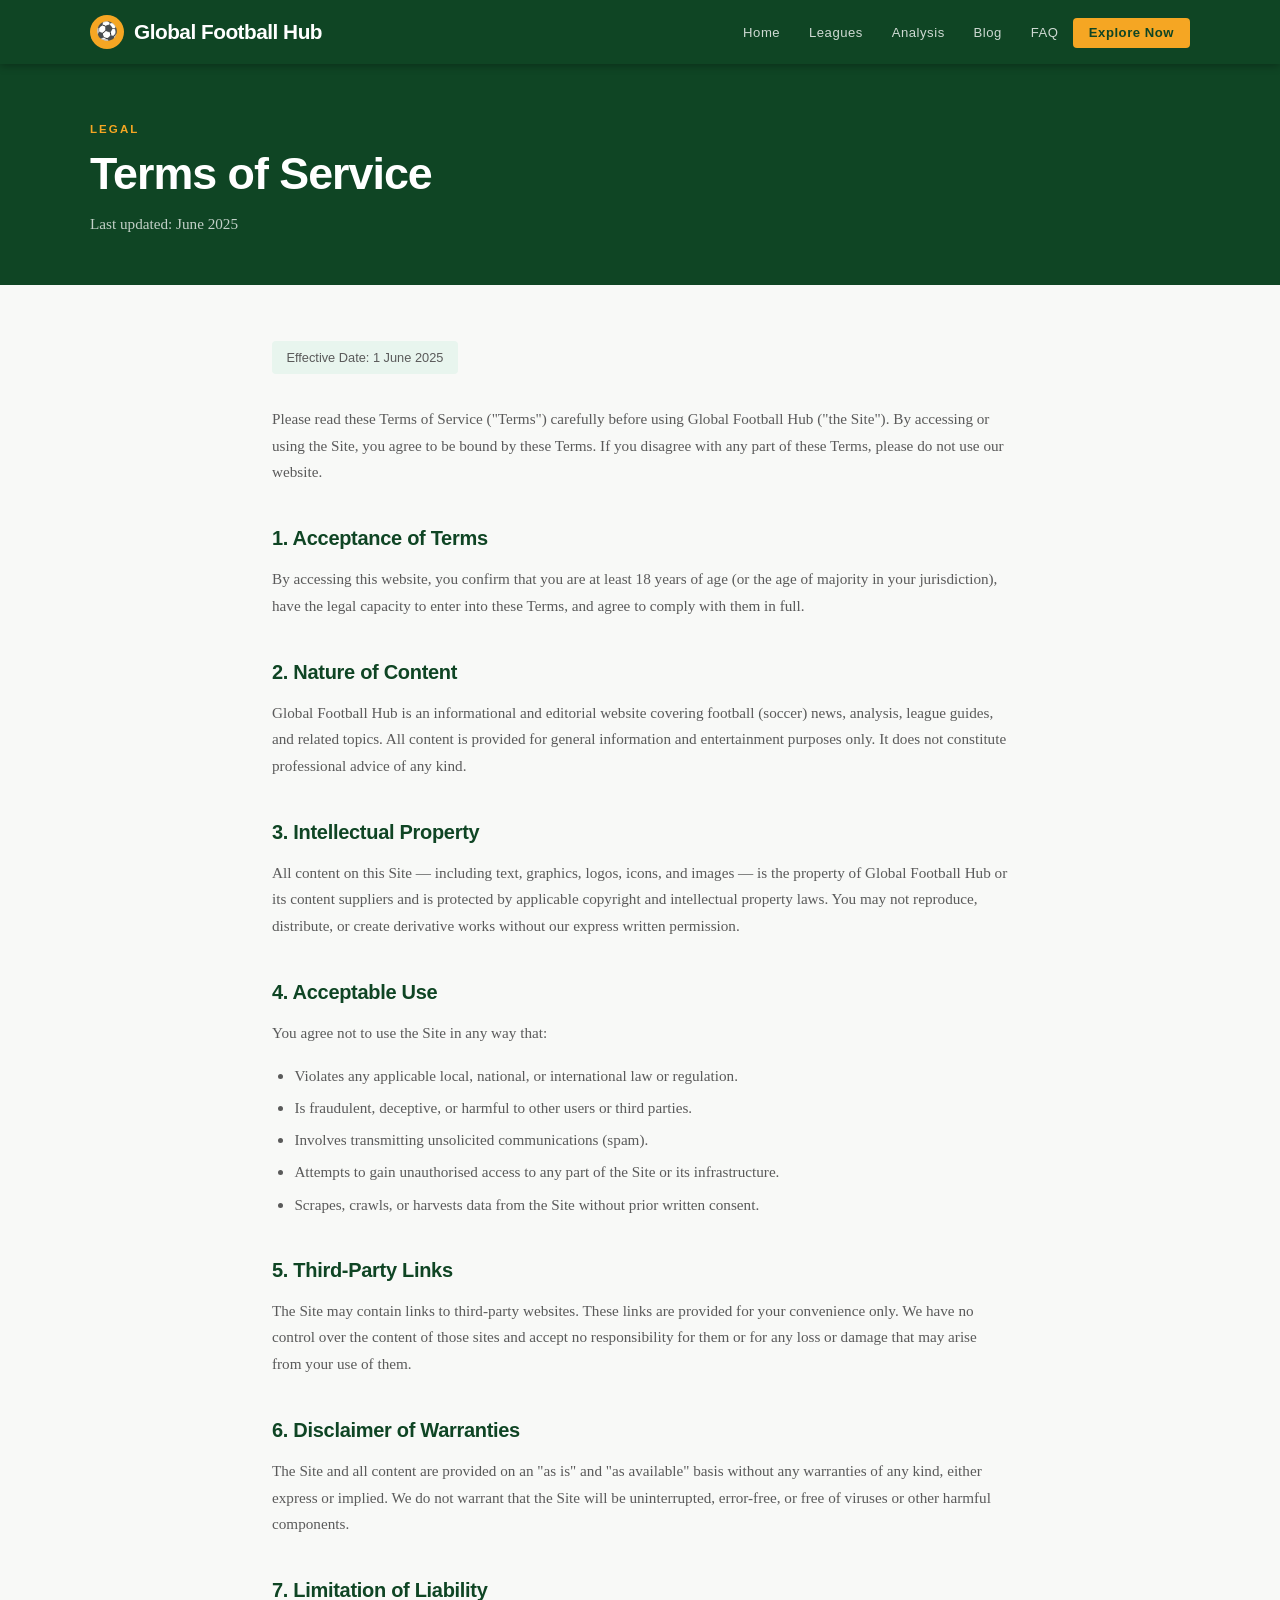
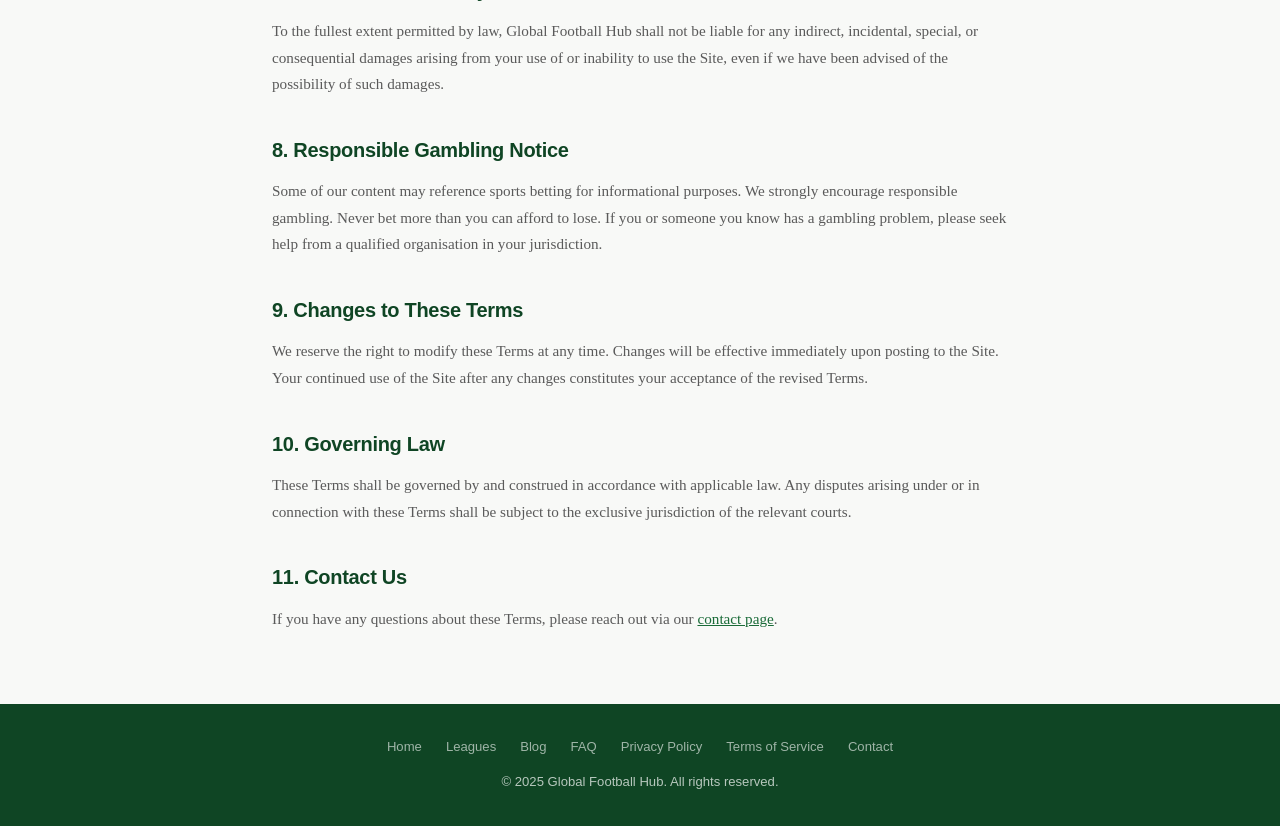
<file: terms.html>
<!DOCTYPE html>
<html lang="en">
<head>
<meta charset="UTF-8" />
<meta name="viewport" content="width=device-width, initial-scale=1.0" />
<meta name="description" content="Terms of Service for Global Football Hub." />
<title>Terms of Service — Global Football Hub</title>
<style>
  *, *::before, *::after { box-sizing: border-box; margin: 0; padding: 0; }
  :root {
    --green: #1a6b38; --green-dark: #0f4524; --green-light: #e8f5ee;
    --accent: #f5a623; --white: #ffffff; --bg: #f8f9f7;
    --text: #1a1a1a; --text-muted: #5a5a5a; --border: #d8e2d8; --nav-h: 64px;
  }
  html { scroll-behavior: smooth; }
  body { font-family: 'Georgia', 'Times New Roman', serif; background: var(--bg); color: var(--text); line-height: 1.7; font-size: 16px; }
  nav { position: sticky; top: 0; z-index: 100; background: var(--green-dark); height: var(--nav-h); display: flex; align-items: center; padding: 0 2rem; box-shadow: 0 2px 8px rgba(0,0,0,0.3); }
  .nav-inner { max-width: 1100px; width: 100%; margin: 0 auto; display: flex; align-items: center; justify-content: space-between; }
  .logo { font-family: 'Arial Black', 'Impact', sans-serif; font-size: 1.3rem; font-weight: 900; letter-spacing: -0.5px; color: var(--white); text-decoration: none; display: flex; align-items: center; gap: 10px; }
  .logo-badge { background: var(--accent); color: var(--green-dark); width: 34px; height: 34px; border-radius: 50%; display: flex; align-items: center; justify-content: center; font-size: 1.1rem; }
  .nav-links { display: flex; gap: 0; list-style: none; }
  .nav-links a { color: rgba(255,255,255,0.8); text-decoration: none; font-family: Arial, sans-serif; font-size: 0.82rem; letter-spacing: 0.04em; padding: 0.5rem 0.9rem; transition: color 0.2s; }
  .nav-links a:hover { color: var(--accent); }
  .nav-cta { background: var(--accent); color: var(--green-dark) !important; font-weight: 700 !important; border-radius: 4px; padding: 0.45rem 1rem !important; }
  .page-hero { background: var(--green-dark); color: white; padding: 3.5rem 2rem 3rem; }
  .page-hero-inner { max-width: 1100px; margin: 0 auto; }
  .page-eyebrow { font-family: Arial, sans-serif; font-size: 0.72rem; font-weight: 700; letter-spacing: 0.18em; text-transform: uppercase; color: var(--accent); margin-bottom: 0.6rem; }
  .page-hero h1 { font-family: 'Arial Black', Impact, sans-serif; font-size: clamp(1.8rem, 3.5vw, 2.8rem); font-weight: 900; line-height: 1.1; letter-spacing: -1px; margin-bottom: 0.8rem; }
  .page-hero p { color: rgba(255,255,255,0.75); font-size: 0.95rem; }
  .content-wrap { max-width: 800px; margin: 0 auto; padding: 3.5rem 2rem; }
  .content-wrap h2 { font-family: 'Arial Black', sans-serif; font-size: 1.25rem; font-weight: 900; color: var(--green-dark); margin: 2.2rem 0 0.7rem; letter-spacing: -0.3px; }
  .content-wrap h2:first-child { margin-top: 0; }
  .content-wrap p { font-size: 0.95rem; color: var(--text-muted); margin-bottom: 1rem; line-height: 1.75; }
  .content-wrap ul { padding-left: 1.4rem; margin-bottom: 1rem; }
  .content-wrap ul li { font-size: 0.95rem; color: var(--text-muted); margin-bottom: 0.4rem; line-height: 1.7; }
  .last-updated { font-family: Arial, sans-serif; font-size: 0.8rem; color: var(--text-muted); background: var(--green-light); display: inline-block; padding: 0.35rem 0.9rem; border-radius: 4px; margin-bottom: 2rem; }
  footer { background: var(--green-dark); color: rgba(255,255,255,0.7); padding: 2rem; font-family: Arial, sans-serif; font-size: 0.82rem; text-align: center; }
  footer a { color: rgba(255,255,255,0.6); text-decoration: none; }
  footer a:hover { color: var(--accent); }
  .footer-links { display: flex; gap: 1.5rem; justify-content: center; margin-bottom: 0.8rem; flex-wrap: wrap; }
  @media (max-width: 768px) { .nav-links { display: none; } .content-wrap { padding: 2rem 1.2rem; } }
</style>
</head>
<body>
<nav>
  <div class="nav-inner">
    <a class="logo" href="index.html">
      <span class="logo-badge">⚽</span>
      Global Football Hub
    </a>
    <ul class="nav-links">
      <li><a href="index.html">Home</a></li>
      <li><a href="index.html#leagues">Leagues</a></li>
      <li><a href="index.html#analysis">Analysis</a></li>
      <li><a href="index.html#blog">Blog</a></li>
      <li><a href="faq.html">FAQ</a></li>
      <li><a href="index.html#leagues" class="nav-cta">Explore Now</a></li>
    </ul>
  </div>
</nav>

<div class="page-hero">
  <div class="page-hero-inner">
    <div class="page-eyebrow">Legal</div>
    <h1>Terms of Service</h1>
    <p>Last updated: June 2025</p>
  </div>
</div>

<div class="content-wrap">
  <span class="last-updated">Effective Date: 1 June 2025</span>

  <p>Please read these Terms of Service ("Terms") carefully before using Global Football Hub ("the Site"). By accessing or using the Site, you agree to be bound by these Terms. If you disagree with any part of these Terms, please do not use our website.</p>

  <h2>1. Acceptance of Terms</h2>
  <p>By accessing this website, you confirm that you are at least 18 years of age (or the age of majority in your jurisdiction), have the legal capacity to enter into these Terms, and agree to comply with them in full.</p>

  <h2>2. Nature of Content</h2>
  <p>Global Football Hub is an informational and editorial website covering football (soccer) news, analysis, league guides, and related topics. All content is provided for general information and entertainment purposes only. It does not constitute professional advice of any kind.</p>

  <h2>3. Intellectual Property</h2>
  <p>All content on this Site — including text, graphics, logos, icons, and images — is the property of Global Football Hub or its content suppliers and is protected by applicable copyright and intellectual property laws. You may not reproduce, distribute, or create derivative works without our express written permission.</p>

  <h2>4. Acceptable Use</h2>
  <p>You agree not to use the Site in any way that:</p>
  <ul>
    <li>Violates any applicable local, national, or international law or regulation.</li>
    <li>Is fraudulent, deceptive, or harmful to other users or third parties.</li>
    <li>Involves transmitting unsolicited communications (spam).</li>
    <li>Attempts to gain unauthorised access to any part of the Site or its infrastructure.</li>
    <li>Scrapes, crawls, or harvests data from the Site without prior written consent.</li>
  </ul>

  <h2>5. Third-Party Links</h2>
  <p>The Site may contain links to third-party websites. These links are provided for your convenience only. We have no control over the content of those sites and accept no responsibility for them or for any loss or damage that may arise from your use of them.</p>

  <h2>6. Disclaimer of Warranties</h2>
  <p>The Site and all content are provided on an "as is" and "as available" basis without any warranties of any kind, either express or implied. We do not warrant that the Site will be uninterrupted, error-free, or free of viruses or other harmful components.</p>

  <h2>7. Limitation of Liability</h2>
  <p>To the fullest extent permitted by law, Global Football Hub shall not be liable for any indirect, incidental, special, or consequential damages arising from your use of or inability to use the Site, even if we have been advised of the possibility of such damages.</p>

  <h2>8. Responsible Gambling Notice</h2>
  <p>Some of our content may reference sports betting for informational purposes. We strongly encourage responsible gambling. Never bet more than you can afford to lose. If you or someone you know has a gambling problem, please seek help from a qualified organisation in your jurisdiction.</p>

  <h2>9. Changes to These Terms</h2>
  <p>We reserve the right to modify these Terms at any time. Changes will be effective immediately upon posting to the Site. Your continued use of the Site after any changes constitutes your acceptance of the revised Terms.</p>

  <h2>10. Governing Law</h2>
  <p>These Terms shall be governed by and construed in accordance with applicable law. Any disputes arising under or in connection with these Terms shall be subject to the exclusive jurisdiction of the relevant courts.</p>

  <h2>11. Contact Us</h2>
  <p>If you have any questions about these Terms, please reach out via our <a href="contact.html" style="color: var(--green);">contact page</a>.</p>
</div>

<footer>
  <div class="footer-links">
    <a href="index.html">Home</a>
    <a href="index.html#leagues">Leagues</a>
    <a href="index.html#blog">Blog</a>
    <a href="faq.html">FAQ</a>
    <a href="privacy.html">Privacy Policy</a>
    <a href="terms.html">Terms of Service</a>
    <a href="contact.html">Contact</a>
  </div>
  <p>© 2025 Global Football Hub. All rights reserved.</p>
</footer>
</body>
</html>
</file>
